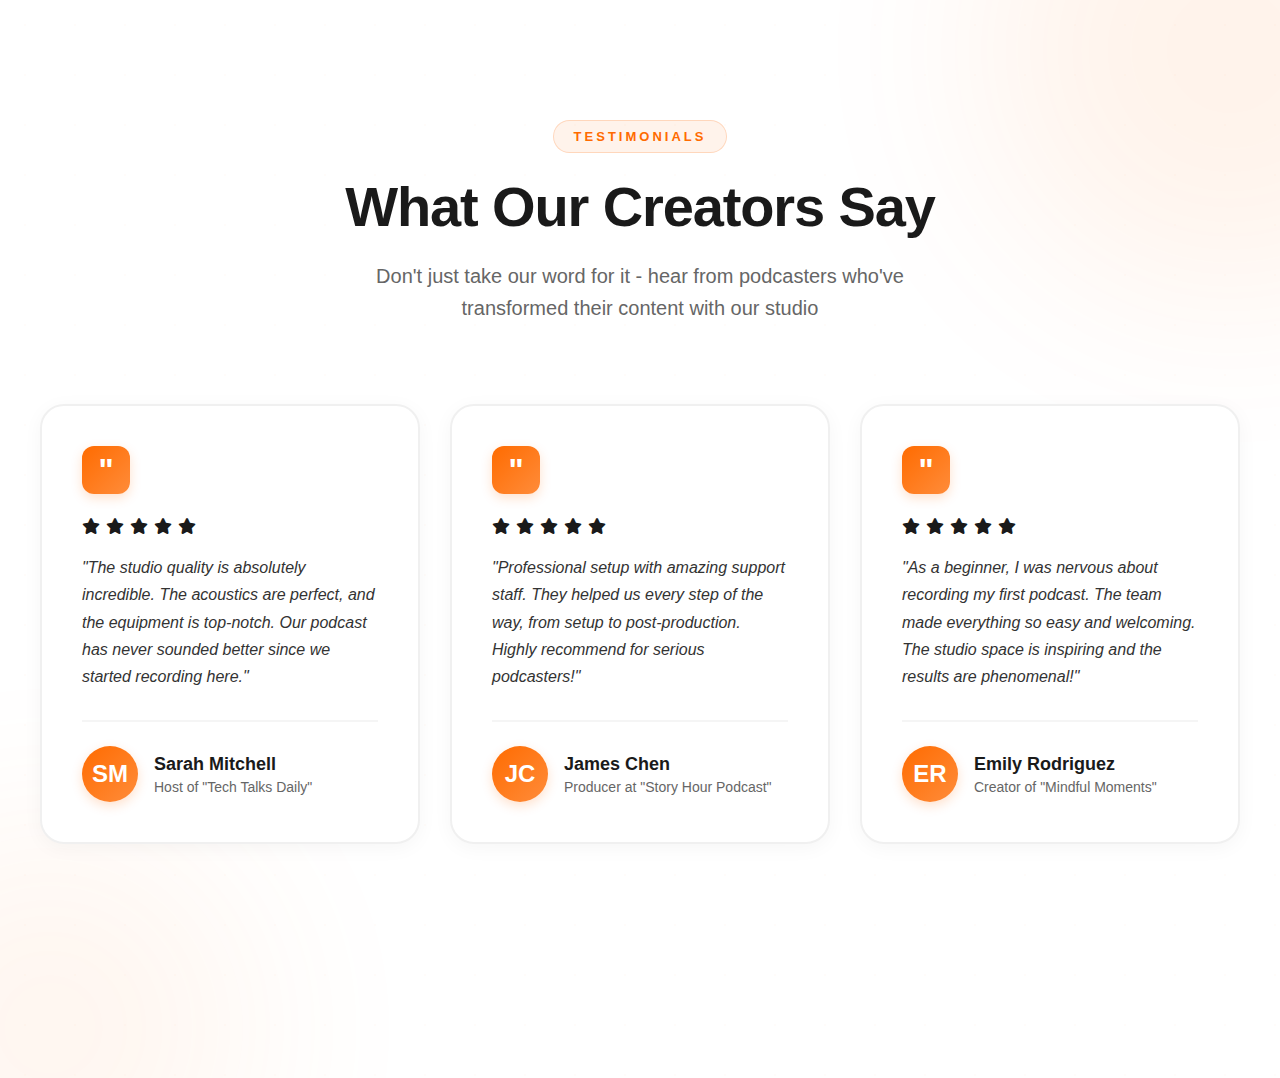
<file: test.htm>
<!DOCTYPE html>
<html lang="en">
<head>
    <meta charset="UTF-8">
    <meta name="viewport" content="width=device-width, initial-scale=1.0">
    <title>Testimonials - Podcast Studio</title>
    <link
  rel="stylesheet"
  href="https://cdnjs.cloudflare.com/ajax/libs/font-awesome/6.5.0/css/all.min.css"
/>
    <style>
        * {
            margin: 0;
            padding: 0;
            box-sizing: border-box;
        }

        body {
            font-family: -apple-system, BlinkMacSystemFont, 'Segoe UI', Roboto, Oxygen, Ubuntu, Cantarell, sans-serif;
            background: #ffffff;
            color: #1a1a1a;
            overflow-x: hidden;
        }

        /* Testimonial Section */
        .testimonial-section {
            padding: 120px 40px;
            background: #ffffff;
            position: relative;
            overflow: hidden;
        }

        /* Background Elements */
        .bg-pattern {
            position: absolute;
            top: 0;
            left: 0;
            right: 0;
            bottom: 0;
            opacity: 0.02;
            background-image: radial-gradient(circle, #FF6B00 1px, transparent 1px);
            background-size: 50px 50px;
            z-index: 0;
        }

        .testimonial-container {
            max-width: 1200px;
            margin: 0 auto;
            position: relative;
            z-index: 1;
        }

        /* Header */
        .testimonial-header {
            text-align: center;
            margin-bottom: 80px;
            opacity: 0;
            transform: translateY(30px);
            transition: all 1s cubic-bezier(0.16, 1, 0.3, 1);
        }

        .testimonial-header.animate {
            opacity: 1;
            transform: translateY(0);
        }

        .testimonial-label {
            display: inline-block;
            font-size: 13px;
            font-weight: 600;
            letter-spacing: 3px;
            text-transform: uppercase;
            color: #FF6B00;
            margin-bottom: 20px;
            padding: 8px 20px;
            background: rgba(255, 107, 0, 0.08);
            border-radius: 25px;
            border: 1px solid rgba(255, 107, 0, 0.2);
        }

        .testimonial-header h2 {
            font-size: clamp(36px, 5vw, 56px);
            font-weight: 800;
            line-height: 1.2;
            margin-bottom: 20px;
            letter-spacing: -0.02em;
            color: #1a1a1a;
        }

        .testimonial-header p {
            font-size: clamp(16px, 1.8vw, 20px);
            color: #666666;
            max-width: 600px;
            margin: 0 auto;
            line-height: 1.6;
        }

        /* Testimonials Grid */
        .testimonials-grid {
            display: grid;
            grid-template-columns: repeat(auto-fit, minmax(320px, 1fr));
            gap: 30px;
            margin-bottom: 60px;
        }

        .testimonial-card {
            background: #ffffff;
            border: 2px solid #f0f0f0;
            border-radius: 24px;
            padding: 40px;
            position: relative;
            opacity: 0;
            transform: translateY(40px) scale(0.95);
            transition: all 0.8s cubic-bezier(0.16, 1, 0.3, 1);
            cursor: pointer;
            box-shadow: 0 4px 20px rgba(0, 0, 0, 0.04);
        }

        .testimonial-card.animate {
            opacity: 1;
            transform: translateY(0) scale(1);
        }

        .testimonial-card:nth-child(1) { transition-delay: 0.1s; }
        .testimonial-card:nth-child(2) { transition-delay: 0.2s; }
        .testimonial-card:nth-child(3) { transition-delay: 0.3s; }

        .testimonial-card:hover {
            border-color: #FF6B00;
            box-shadow: 0 12px 40px rgba(255, 107, 0, 0.15);
            transform: translateY(-8px) scale(1);
        }

        /* Quote Icon */
        .quote-icon {
            width: 48px;
            height: 48px;
            background: linear-gradient(135deg, #FF6B00, #FF8C3A);
            border-radius: 12px;
            display: flex;
            align-items: center;
            justify-content: center;
            margin-bottom: 24px;
            position: relative;
            box-shadow: 0 4px 12px rgba(255, 107, 0, 0.2);
        }

        .quote-icon::before {
            content: '"';
            font-size: 32px;
            font-weight: 700;
            color: #ffffff;
            line-height: 1;
        }

        /* Rating Stars */
        .rating {
            display: flex;
            gap: 6px;
            margin-bottom: 20px;
        }

        .star {
            width: 20px;
            height: 20px;
            position: relative;
        }

        .star svg {
            width: 100%;
            height: 100%;
            fill: #FF6B00;
            filter: drop-shadow(0 2px 4px rgba(255, 107, 0, 0.2));
        }

        /* Testimonial Text */
        .testimonial-text {
            font-size: 16px;
            line-height: 1.7;
            color: #333333;
            margin-bottom: 30px;
            font-style: italic;
        }

        /* Author Info */
        .author-info {
            display: flex;
            align-items: center;
            gap: 16px;
            padding-top: 24px;
            border-top: 2px solid #f5f5f5;
        }

        .author-avatar {
            width: 56px;
            height: 56px;
            border-radius: 50%;
            background: linear-gradient(135deg, #FF6B00, #FF8C3A);
            display: flex;
            align-items: center;
            justify-content: center;
            font-size: 24px;
            font-weight: 700;
            color: #ffffff;
            flex-shrink: 0;
            box-shadow: 0 4px 12px rgba(255, 107, 0, 0.2);
        }

        .author-avatar img {
            width: 100%;
            height: 100%;
            object-fit: cover;
            border-radius: 50%;
        }

        .author-details h4 {
            font-size: 18px;
            font-weight: 700;
            margin-bottom: 4px;
            color: #1a1a1a;
        }

        .author-details p {
            font-size: 14px;
            color: #666666;
        }

        /* CTA Section */
        .testimonial-cta {
            text-align: center;
            margin-top: 60px;
            opacity: 0;
            transform: translateY(30px);
            transition: all 1s cubic-bezier(0.16, 1, 0.3, 1);
            transition-delay: 0.4s;
        }

        .testimonial-cta.animate {
            opacity: 1;
            transform: translateY(0);
        }

        .cta-button {
            display: inline-block;
            padding: 18px 48px;
            background: linear-gradient(135deg, #FF6B00, #FF8C3A);
            color: #ffffff;
            font-weight: 700;
            font-size: 16px;
            border-radius: 50px;
            text-decoration: none;
            transition: all 0.3s cubic-bezier(0.34, 1.56, 0.64, 1);
            box-shadow: 0 10px 30px rgba(255, 107, 0, 0.3);
            border: none;
            cursor: pointer;
        }

        .cta-button:hover {
            transform: translateY(-4px) scale(1.05);
            box-shadow: 0 15px 40px rgba(255, 107, 0, 0.4);
            background: linear-gradient(135deg, #FF8C3A, #FF6B00);
        }

        .cta-button:active {
            transform: translateY(-2px) scale(1.02);
        }

        /* Decorative Elements */
        .decor-orb {
            position: absolute;
            border-radius: 50%;
            filter: blur(100px);
            opacity: 0.08;
            z-index: 0;
            pointer-events: none;
            animation: float 20s ease-in-out infinite;
        }

        .decor-orb-1 {
            width: 500px;
            height: 500px;
            background: #FF6B00;
            top: -200px;
            right: -200px;
        }

        .decor-orb-2 {
            width: 400px;
            height: 400px;
            background: #FF8C3A;
            bottom: -150px;
            left: -150px;
            animation-delay: -10s;
        }

        @keyframes float {
            0%, 100% {
                transform: translate(0, 0) scale(1);
            }
            33% {
                transform: translate(50px, -50px) scale(1.1);
            }
            66% {
                transform: translate(-50px, 50px) scale(0.9);
            }
        }

        /* Responsive */
        @media (max-width: 1024px) {
            .testimonial-section {
                padding: 100px 30px;
            }

            .testimonial-header {
                margin-bottom: 60px;
            }

            .testimonials-grid {
                gap: 24px;
            }
        }

        @media (max-width: 768px) {
            .testimonial-section {
                padding: 80px 20px;
            }

            .testimonial-header h2 {
                font-size: 32px;
            }

            .testimonials-grid {
                grid-template-columns: 1fr;
                gap: 20px;
            }

            .testimonial-card {
                padding: 32px 24px;
            }

            .testimonial-text {
                font-size: 15px;
            }

            .cta-button {
                padding: 16px 40px;
                width: 100%;
                max-width: 300px;
            }
        }

        @media (max-width: 480px) {
            .testimonial-section {
                padding: 60px 16px;
            }

            .testimonial-header h2 {
                font-size: 28px;
            }

            .testimonial-card {
                padding: 28px 20px;
            }

            .quote-icon {
                width: 40px;
                height: 40px;
            }

            .quote-icon::before {
                font-size: 28px;
            }

            .author-avatar {
                width: 48px;
                height: 48px;
            }

            .author-details h4 {
                font-size: 16px;
            }
        }
        
    </style>
</head>
<body>
    <!-- testimonials -->
 <section class="testimonial-section">
        <div class="bg-pattern"></div>
        <div class="decor-orb decor-orb-1"></div>
        <div class="decor-orb decor-orb-2"></div>

        <div class="testimonial-container">
        
            <div class="testimonial-header">
                <span class="testimonial-label">Testimonials</span>
                <h2>What Our Creators Say</h2>
                <p>Don't just take our word for it - hear from podcasters who've transformed their content with our studio</p>
            </div>

            <div class="testimonials-grid">
                <!-- Review 1 -->
                <div class="testimonial-card">
                    <div class="quote-icon"></div>
                        <div class="rating">
                          <i class="fas fa-star"></i>
                          <i class="fas fa-star"></i>
                          <i class="fas fa-star"></i>
                          <i class="fas fa-star"></i>
                          <i class="fas fa-star"></i>
                        </div>

                    <p class="testimonial-text">
                        "The studio quality is absolutely incredible. The acoustics are perfect, and the equipment is top-notch. Our podcast has never sounded better since we started recording here."
                    </p>
                    <div class="author-info">
                        <div class="author-avatar">SM</div>
                        <div class="author-details">
                            <h4>Sarah Mitchell</h4>
                            <p>Host of "Tech Talks Daily"</p>
                        </div>
                    </div>
                </div>

                <!-- rev 2 -->
                <div class="testimonial-card">
                    <div class="quote-icon"></div>
                         <div class="rating">
                          <i class="fas fa-star"></i>
                          <i class="fas fa-star"></i>
                          <i class="fas fa-star"></i>
                          <i class="fas fa-star"></i>
                          <i class="fas fa-star"></i>
                        </div>

                    <p class="testimonial-text">
                        "Professional setup with amazing support staff. They helped us every step of the way, from setup to post-production. Highly recommend for serious podcasters!"
                    </p>
                    <div class="author-info">
                        <div class="author-avatar">JC</div>
                        <div class="author-details">
                            <h4>James Chen</h4>
                            <p>Producer at "Story Hour Podcast"</p>
                        </div>
                    </div>
                </div>

                <!-- Rev 3 -->
                <div class="testimonial-card">
                    <div class="quote-icon"></div>
                   <div class="rating">
                    <i class="fas fa-star"></i>
                    <i class="fas fa-star"></i>
                    <i class="fas fa-star"></i>
                    <i class="fas fa-star"></i>
                    <i class="fas fa-star"></i>
                  </div>

                    <p class="testimonial-text">
                        "As a beginner, I was nervous about recording my first podcast. The team made everything so easy and welcoming. The studio space is inspiring and the results are phenomenal!"
                    </p>
                    <div class="author-info">
                        <div class="author-avatar">ER</div>
                        <div class="author-details">
                            <h4>Emily Rodriguez</h4>
                            <p>Creator of "Mindful Moments"</p>
                        </div>
                    </div>
                </div>
            </div>

            <!-- CTA -->
            <div class="testimonial-cta">
                <button class="cta-button" onclick="bookStudio()">Book Your Session Today</button>
            </div>
        </div>
    </section>

    <script>
        // Intersection Observer for scroll animations
        const observerOptions3 = {
            threshold: 0.2,
            rootMargin: '0px 0px -50px 0px'
        };

        const observer3 = new IntersectionObserver((entries) => {
            entries.forEach(entry => {
                if (entry.isIntersecting) {
                    entry.target.classList.add('animate');
                }
            });
        }, observerOptions3);

        // Initialize on page load
        document.addEventListener('DOMContentLoaded', () => {
            const header = document.querySelector('.testimonial-header');
            const cards = document.querySelectorAll('.testimonial-card');
            const cta = document.querySelector('.testimonial-cta');

            if (header) observer3.observe(header);
            cards.forEach(card => observer3.observe(card));
            if (cta) observer3.observe(cta);
        });

        // Book Studio Function
        function bookStudio() {
            alert('Redirecting to booking page...');
            // Add your booking logic here
        }
    </script>
</body>
</html>
</file>
